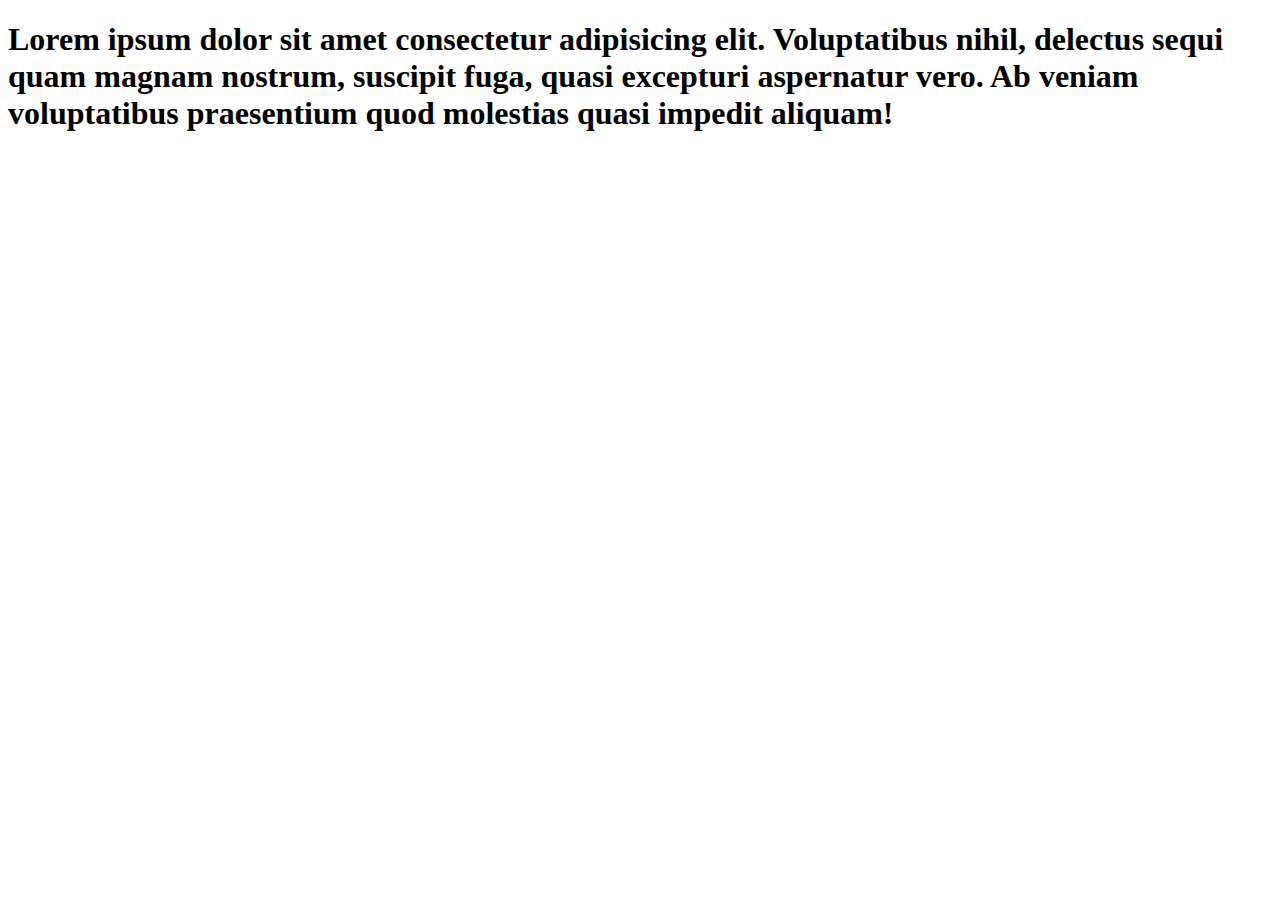
<file: index.html>
<!DOCTYPE html>
<html lang="en">
<head>
    <meta charset="UTF-8">
    <meta http-equiv="X-UA-Compatible" content="IE=edge">
    <meta name="viewport" content="width=device-width, initial-scale=1.0">
    <title>Bosh sahifa</title>
</head>
<body>
    <h1>Lorem ipsum dolor sit amet consectetur adipisicing elit. Voluptatibus nihil, delectus sequi quam magnam nostrum, suscipit fuga, quasi excepturi aspernatur vero. Ab veniam voluptatibus praesentium quod molestias quasi impedit aliquam!</h1>
</body>
</html>
</file>
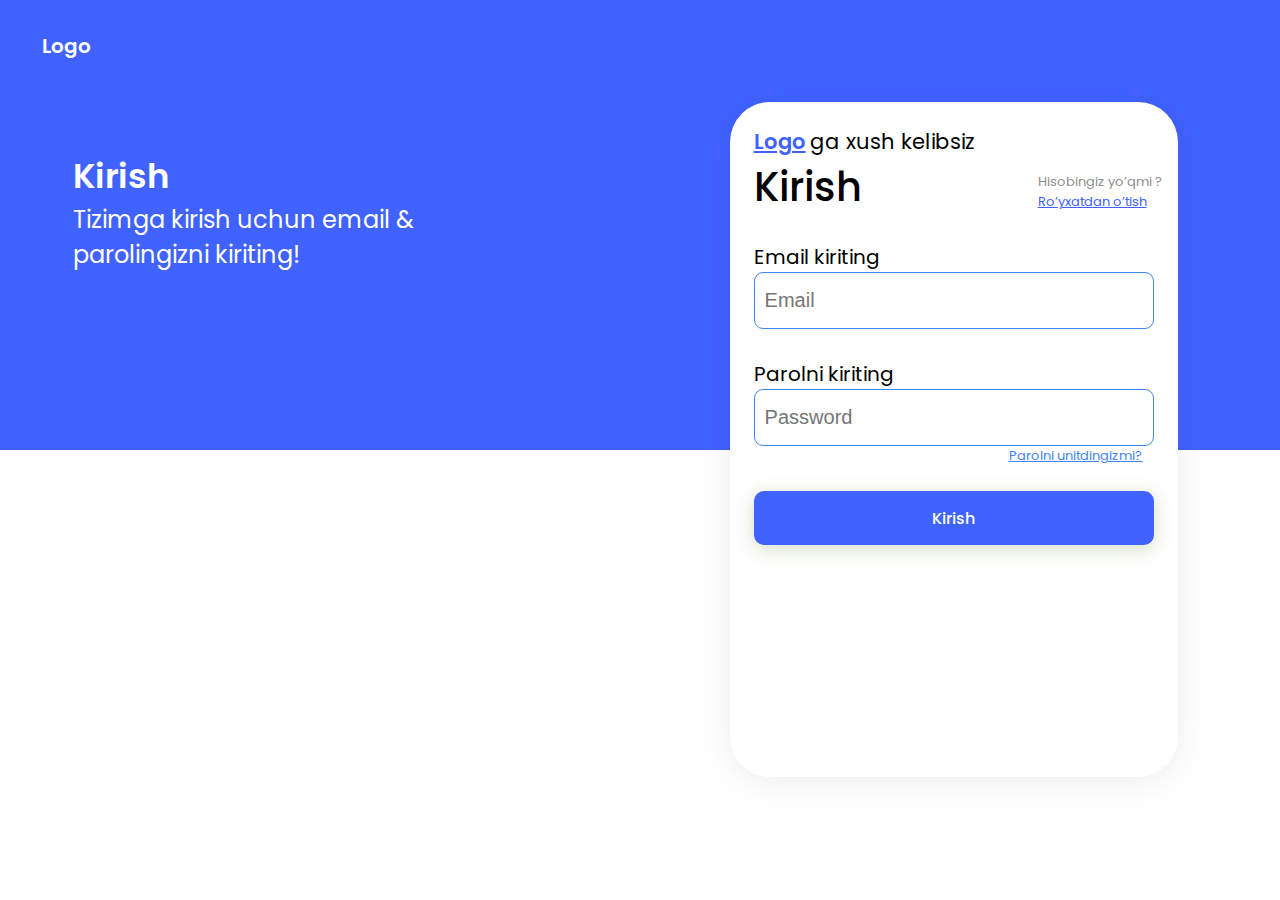
<file: login.html>
<!DOCTYPE html>
<html lang="en">
<head>
    <meta charset="UTF-8">
    <meta http-equiv="X-UA-Compatible" content="IE=edge">
    <meta name="viewport" content="width=device-width, initial-scale=1.0">
    <title>Login</title>

    <link rel="stylesheet" href="css/login.css">
</head>
<body>
    <section class="content">
        <h3 class="logo">Logo</h3>

        <div class="text-content">
            <h2 class="head-text">Kirish</h2>
            <p class="body-text">Tizimga kirish uchun 
                email & parolingizni kiriting!</p>
        </div>
    </section>
    <div class="login">
        <div class="form-body">
            <div class="form-head">
                <h3><a href="#" class="logo-link">Logo</a> <span class="logo-text">ga xush kelibsiz</span></h3>
            </div>
            <div class="float-left">
                <h3 class="begin">Kirish</h3>
            </div>
            <div class="float-right">
                <p>Hisobingiz yo’qmi ?</p>
                <a href="#">Ro’yxatdan o’tish</a>
            </div>
        </div>
        <div class="margin-top"></div>
        <div class="form-group">
            <label for="">Email kiriting</label>
            <input type="email" placeholder="Email" name="email">
        </div>

        <div class="form-group">
            <label for="">Parolni kiriting</label>
            <input type="password" placeholder="Password" name="password">

            
        <a href="" class="reset">Parolni unitdingizmi?</a>
        </div>
        <div class="form-group">
            <button class="login-button">Kirish</button>
        </div>
    </div>
    
    <section class="bottom-content"></section>
</body>
</html>
</file>
<file: css/login.css>
@import url('https://fonts.googleapis.com/css2?family=Poppins:ital,wght@0,100;0,200;0,300;0,400;0,500;0,600;0,700;0,800;0,900;1,100;1,200;1,300;1,400;1,500;1,600;1,700;1,800;1,900&display=swap');
*{
    margin: 0;
    padding: 0;
    box-sizing: border-box;
}

.content{
    width: 100%;
    height: 50vh;
    flex-shrink: 0;
    background: #4062FF;
    position: absolute;
    z-index: -1;
}

.bottom-content {
    width: 100%;
    height: 50vh;
}

.logo{
    color: #FFF;
    font-family: Poppins;
    font-size: 20px;
    font-style: normal;
    font-weight: 600;
    line-height: normal;
    margin-left: 42px;
    margin-top: 31px;
}

.text-content{
    margin-top: 90px;
    margin-left: 73px;
}

.head-text{
    color: #FFF;
    font-family: Poppins;
    font-size: 34px;
    font-style: normal;
    font-weight: 600;
    line-height: normal;
}
.body-text{
    width: 396px;
    color: #FFF;
    font-family: Poppins;
    font-size: 24px;
    font-style: normal;
    font-weight: 400;
    line-height: normal;
}

.form-head-body {
    float:right;
}

.login{ 
    width: 35%;
    height: 75vh;
    flex-shrink: 0;
    border-radius: 40px;
    background: #FFF;
    box-shadow: 0px 4px 35px 0px rgba(0, 0, 0, 0.08);
    float: right;
    margin-top: 8%;
    margin-right: 8%;
}
.form-head{
    margin-top: 24px;
    margin-left: 24px;
}
.logo-link{
    color: #4062FF;
    font-family: Poppins;
    font-size: 21px;
    font-style: normal;
    font-weight: 600;
    line-height: normal;
}

.logo-text{
    color: #000;
    font-family: Poppins;
    font-size: 21px;
    font-style: normal;
    font-weight: 400;
    line-height: normal;
}

.begin{
    color: #000;
    font-family: Poppins;
    font-size: 40px;
    font-style: normal;
    font-weight: 500;
    line-height: normal;
    margin-left: 24px;
}

.float-left{
    float: left;
}

.float-right{
    float: right;
    margin-right: 5px;
}

.float-right p{
    color: #8D8D8D;
    font-family: Poppins;
    font-size: 13px;
    font-style: normal;
    font-weight: 400;
    line-height: normal;
    margin-top: 15px;
    margin-right: 10px;
}

.float-right a{
    color: #4062FF;
    font-family: Poppins;
    font-size: 13px;
    font-style: normal;
    font-weight: 400;
    line-height: normal;
}

label{
    color: #000;
    font-family: Poppins;
    font-size: 20px;
    font-style: normal;
    font-weight: 400;
    line-height: normal;
    display: block;
}
.form-body{
    display: inline-block;
    width: 100%;
}


.form-group{
    max-width: 100%;
    height: 92px;
    flex-shrink: 0;
    margin-left:24px ;
    margin-top: 25px;
}

input{
    width: 400px;
    height: 57px;
    flex-shrink: 0;
    border-radius: 9px;
    border: 1px solid #4285F4;
    background: #FFF;
    font-size: 20px;
    padding: 10px;
}

.reset{
    color: #4285F4;
    font-family: Poppins;
    font-size: 13px;
    font-style: normal;
    font-weight: 400;
    line-height: normal;
    float: right;
    margin-right: 35px;
}

.login-button{
    margin-top: 15px;
    width: 400px;
    height: 54px;
    flex-shrink: 0;
    border-radius: 10px;
    background: #4062FF;
    box-shadow: 0px 4px 19px 0px rgba(119, 147, 65, 0.30);
    color: #FFF;
    font-family: Poppins;
    font-size: 16px;
    font-style: normal;
    font-weight: 500;
    line-height: normal;
    border: 2px solid #4062FF;
    border-radius: 10px;
    background: #4062FF;
    box-shadow: 0px 4px 19px 0px rgba(119, 147, 65, 0.30);
}


@media screen and (max-width: 1100px) {
    input{
        width: 90%;
    }

    .login-button{
        width: 95%;
    }
}

@media screen and (max-width: 850px) {
    .content .text-content{
        display: none;
    }

    .login{
        width: 90%;
        position: absolute;
        top: 0;
        left: 0;
        transform: translate(50%, 0);
    }
}


@media screen and (max-width: 650px) {
    .login{
        width: 100%;
        position: absolute;
        top: 0;
        left: 0;
        transform: translate(20px, 0);
        margin-top: 14%;
    }

    .logo{
        color: #FFF;
        font-family: Poppins;
        font-size: 18px;
        font-style: normal;
        font-weight: 600;
        line-height: normal;
    }
    
}

@media screen and (max-width: 450px) {
    .logo-link{
        color: #0089ED;
        font-family: Poppins;
        font-size: 19px;
        font-style: normal;
        font-weight: 600;
        line-height: normal;
    }
    .logo-text{
        color: #000;
        font-family: Poppins;
        font-size: 19px;
        font-style: normal;
        font-weight: 400;
        line-height: normal;
    }
    .begin{
        color: #000;
        font-family: Poppins;
        font-size: 30px;
        font-style: normal;
        font-weight: 500;
        line-height: normal;
    }

    .float-right p a{
        font-size: 13px;
    }

    label{
        font-size: 18px;
    }

    input{
        height: 45px;
        flex-shrink: 0;
    }

    .form-group{
        margin-left: 24px;
        margin-top: -2px;
        margin-bottom: 0 !important;
    }

    .login-button{
        font-size: 16px;
    }

    .login{
        margin-top: 18%;
        height: 65vh;
    }
}


@media screen and (max-width: 441px) {
    .margin-top{
        margin-top: 90px;
    }
    .login-button{
        margin-top: 60px;
    }
}

@media screen and (max-width: 360px) {
    .margin-top{
        margin-top: 50px;
    }
    .login-button{
        margin-top: 40px;
    }
}

@media screen and (max-width: 820px) {
    .login {
        margin-top:200px;
        width: 80%;
        height: 50vh;
        position: absolute;
        top: 0;
        left: 0;
        transform: translate(10%, 0);
    }
}


@media screen and (max-width: 912px) {
    .login{
        width: 60%;
        height: 40vh;
        margin-top: 45%;
    }
}

@media screen and (max-width: 540px) {
    .login{
        width: 80%;
        height: 65vh;
        margin-top: 120px;
    }
}

@media screen and (max-width: 280px) {
    .login {
        margin-top: 80px;
        width: 86%;
        margin-left: 0;
    }

    .logo-text, .form-head a{
        font-size: 15px;
        margin-bottom: 7px;
    }
    .begin{
        font-size: 25px;
    }

    .float-right p{
        margin-top: 5px;
    }

    label{
        font-size: 15px;
    }

    input{
        height: 36px;
    }

    .form-group{
        margin-top: -20px;
    }


    .reset{
        margin-right: 24px;
    }
}


@media screen and (max-width: 915px) {
    .text-content{
        display: none;
    }

    .login-button{
        margin-top: 25px;
    }

    .login{
        margin-top: 25%;
        height: 83vh;
    }
}
</file>
